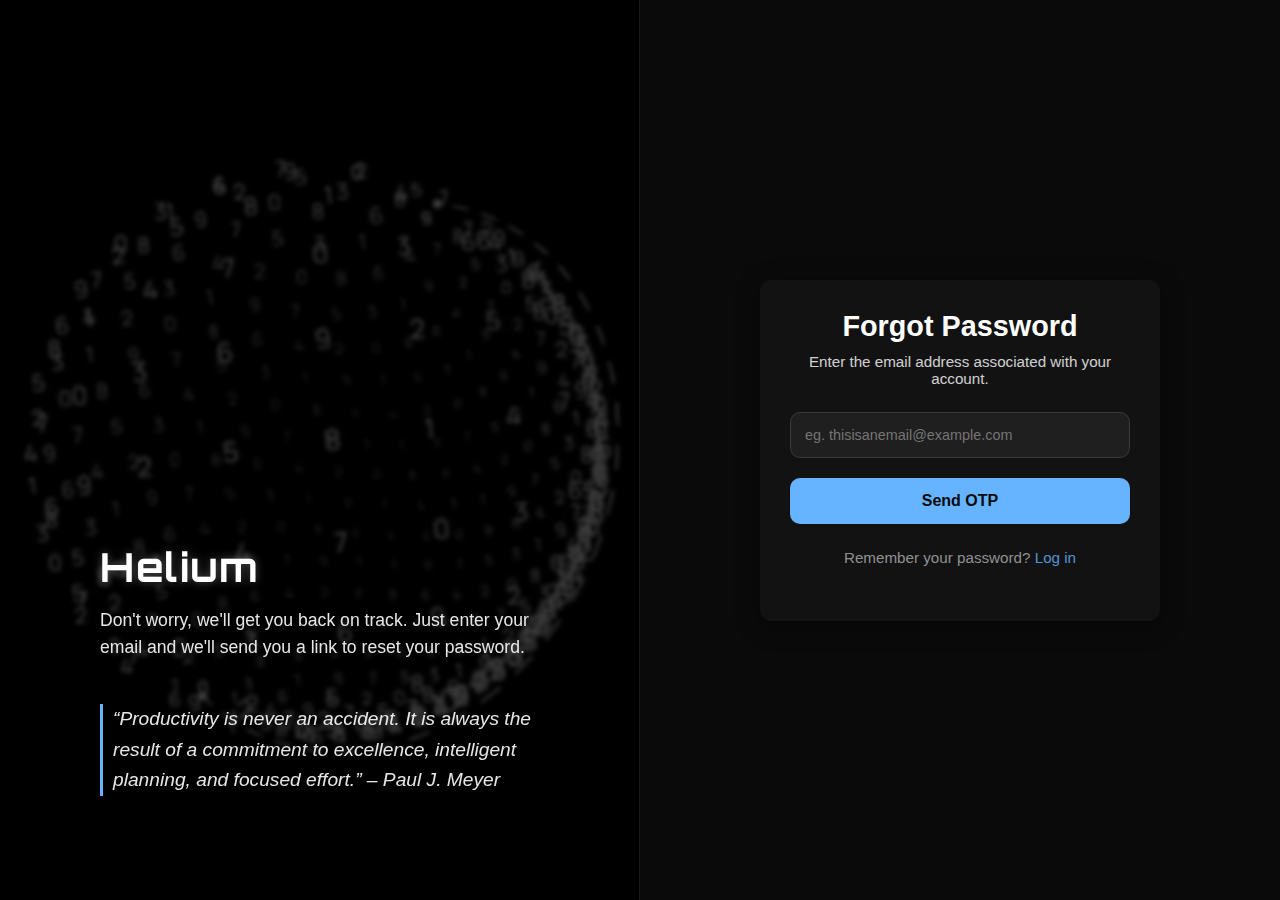
<file: frontend/html/forgot-password.html>
<!DOCTYPE html>
<html lang="en">
<head>
    <meta charset="UTF-8">
    <meta name="viewport" content="width=device-width, initial-scale=1.0">
    <title>Forgot Password</title>
    <link rel="stylesheet" href="../css/login-signup.css">
    <link rel="stylesheet" href="../css/forgot-password.css">
    <link rel="stylesheet" href="../css/global.css">
    <link href="https://fonts.cdnfonts.com/css/sf-pro-display" rel="stylesheet">
</head>
<body>
    <div class="container">
        <div class="left-panel">
            <video autoplay muted loop playsinline class="background-video">
                <source src="../assets/gifs/Numbers.mp4" type="video/mp4">
            </video>
            <div class="overlay">
                <h1 class="brand-title">Helium</h1>
                <p>Don't worry, we'll get you back on track. Just enter your email and we'll send you a link to reset your password.</p>
                <div class="quotes">
                    <span class="quote active">“Productivity is never an accident. It is always the result of a commitment to excellence, intelligent planning, and focused effort.” – Paul J. Meyer</span>
                    <span class="quote">“The key is not to prioritize what’s on your schedule, but to schedule your priorities.” – Stephen Covey</span>
                    <span class="quote">“The way to get started is to quit talking and begin doing.” – Walt Disney</span>
                </div>
            </div>
        </div>

        <div class="right-panel">
            <div class="form-wrapper">
                <div id="email-step">
                    <h2>Forgot Password</h2>
                    <p>Enter the email address associated with your account.</p>
                    <form id="email-form">
                        <input type="email" id="email-input" placeholder="eg. thisisanemail@example.com" required>
                        <button type="submit" class="signup-btn">Send OTP</button>
                    </form>
                    <p class="login-link">Remember your password? <a href="/login" class="otp-link">Log in</a></p>
                </div>

                <div id="otp-step" style="display:none;">
                    <h2>Enter OTP</h2>
                    <p id="otp-message">A 6-digit code has been sent to your email.</p>
                    <form id="otp-form">
                        <div class="otp-input-container">
                            <input type="text" class="otp-input" inputmode="numeric" maxlength="1" required>
                            <input type="text" class="otp-input" inputmode="numeric" maxlength="1" required>
                            <input type="text" class="otp-input" inputmode="numeric" maxlength="1" required>
                            <input type="text" class="otp-input" inputmode="numeric" maxlength="1" required>
                            <input type="text" class="otp-input" inputmode="numeric" maxlength="1" required>
                            <input type="text" class="otp-input" inputmode="numeric" maxlength="1" required>
                        </div>
                        <button type="submit" class="signup-btn">Verify OTP</button>
                    </form>
                    <p class="resend-link">Didn't receive the code? <a href="#" class="otp-link">Resend</a></p>
                </div>

                <div id="password-step" style="display:none;">
                    <h2>Reset Password</h2>
                    <p>Enter your new password below.</p>
                    <form id="password-form">
                        <div class="password-field">
                            <input type="password" id="new-password" placeholder="New Password" required>
                            <button type="button" class="password-toggle" onclick="togglePasswordVisibility('new-password')">
                                <img src="../assets/icons/eye open.svg" alt="Show Password" class="icon-eye">
                            </button>
                        </div>
                        <div class="password-field">
                            <input type="password" id="confirm-password" placeholder="Confirm Password" required>
                            <button type="button" class="password-toggle" onclick="togglePasswordVisibility('confirm-password')">
                                <img src="../assets/icons/eye open.svg" alt="Show Password" class="icon-eye">
                            </button>
                        </div>
                        <small>Must be at least 8 characters.</small>
                        <button type="submit" class="signup-btn">Change Password</button>
                    </form>
                </div>
            </div>
        </div>
    </div>
    <script src="../js/forgot-password.js"></script>
    <script src="../js/main.js"></script>
</body>
</html>
</file>
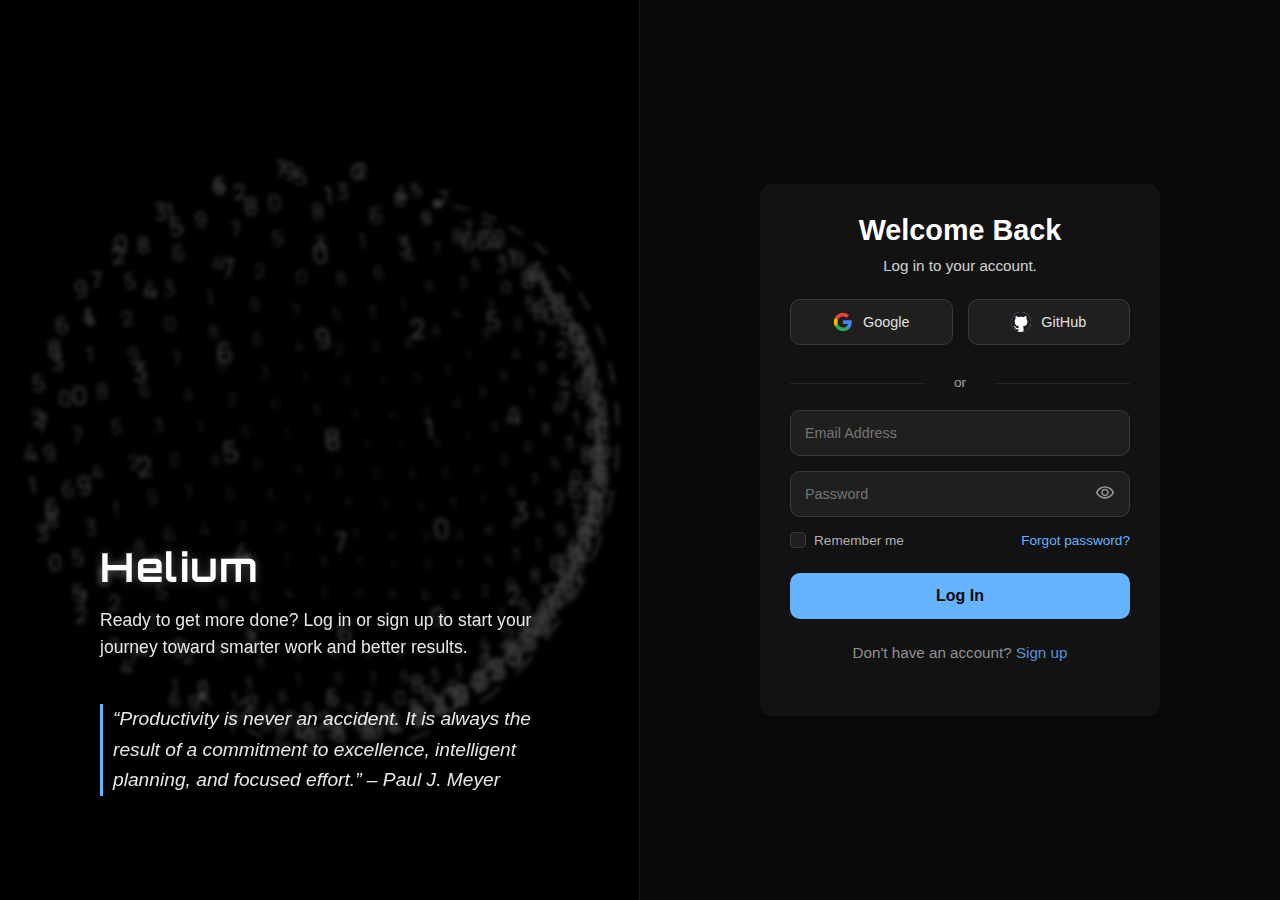
<file: frontend/html/login.html>
<!DOCTYPE html>
<html lang="en">
<head>
  <meta charset="UTF-8">
  <meta name="viewport" content="width=device-width, initial-scale=1.0">
  <title>Log In</title>
  <link rel="stylesheet" href="../css/login-signup.css">
  <link rel="stylesheet" href="../css/global.css">
  <link href="https://fonts.cdnfonts.com/css/sf-pro-display" rel="stylesheet">
</head>
<body>
  <div class="container">
    <div class="left-panel">
      <video autoplay muted loop playsinline class="background-video">
        <source src="../assets/gifs/Numbers.mp4" type="video/mp4">
      </video>

      <div class="overlay">
        <h1 class="brand-title">Helium</h1>
        <p>Ready to get more done? Log in or sign up to start your journey toward smarter work and better results.</p>
        <div class="quotes">
          <span class="quote active">“Productivity is never an accident. It is always the result of a commitment to excellence, intelligent planning, and focused effort.” – Paul J. Meyer</span>
          <span class="quote">“The key is not to prioritize what’s on your schedule, but to schedule your priorities.” – Stephen Covey</span>
          <span class="quote">“The most important thing in life is to stop saying 'I wish' and start saying 'I will.' Consider nothing impossible, then treat possibilities as probabilities.” – Charles Dickens</span>
          <span class="quote">“The way to get started is to quit talking and begin doing.” – Walt Disney</span>
          <span class="quote">“It's not enough to be busy, so are the ants. The question is, what are we busy about?” – Henry David Thoreau</span>
          <span class="quote">“Concentrate all your thoughts upon the work in hand. The sun's rays do not burn until brought to a focus.” – Alexander Graham Bell</span>
          <span class="quote">“Amateurs sit and wait for inspiration, the rest of us just get up and go to work.” – Stephen King</span>
          <span class="quote">“Until we can manage time, we can manage nothing else.” – Peter F. Drucker</span>
          <span class="quote">“Simplicity boils down to two things: identify the essential and eliminate the rest.” – Leo Babauta</span>
          <span class="quote">“The secret of getting ahead is getting started.” – Mark Twain</span>
          <span class="quote">“Start with the end in mind.” – Stephen Covey</span>
          <span class="quote">“You don’t have to see the whole staircase, just take the first step.” – Martin Luther King, Jr.</span>
          <span class="quote">“Success is the sum of small efforts, repeated day in and day out.” – Robert Collier</span>
          <span class="quote">“Efficiency is doing things right. Effectiveness is doing the right things.” – Peter F. Drucker</span>
          <span class="quote">“Procrastination is the thief of time.” – Edward Young</span>
          <span class="quote">“Lost time is never found again.” – Benjamin Franklin</span>
          <span class="quote">“If you want to be productive, you need to be realistic about how long things will take.” – Tim Ferriss</span>
          <span class="quote">“Doing less is the path of the productive.” – Ryan Holiday</span>
          <span class="quote">“Don’t confuse motion with action.” – Ernest Hemingway</span>
          <span class="quote">“The secret to productivity is a well-managed calendar.” – Daniel Levitin</span>
          <span class="quote">“He who is not courageous enough to take risks will accomplish nothing in life.” – Muhammad Ali</span>
          <span class="quote">“What gets measured gets managed.” – Peter F. Drucker</span>
          <span class="quote">“If you want to be more productive, start by getting more rest.” – Arianna Huffington</span>
          <span class="quote">“Most of what we call management consists of making it difficult for people to get their work done.” – Peter F. Drucker</span>
          <span class="quote">“The best way to predict the future is to create it.” – Peter F. Drucker</span>
          <span class="quote">“The three most important things for a productive life are rest, recovery, and reflection.” – Anonymous</span>
          <span class="quote">“Productivity is the deliberate, strategic investment of your time, talent, and energy in a way that generates significant returns.” – Michael Hyatt</span>
          <span class="quote">“The secret of change is to focus all of your energy not on fighting the old, but on building the new.” – Socrates</span>
          <span class="quote">“If you don't design your own life plan, chances are you'll fall into someone else's plan. And guess what they have planned for you? Not much.” – Jim Rohn</span>
          <span class="quote">“Don’t wait. The time will never be just right.” – Napoleon Hill</span>
          <span class="quote">“The difference between successful people and very successful people is that very successful people say ‘no’ to almost everything.” – Warren Buffett</span>
          <span class="quote">“The secret of success is to do the common things uncommonly well.” – John D. Rockefeller</span>
          <span class="quote">“There is no substitute for hard work.” – Thomas Edison</span>
          <span class="quote">“If you spend too much time thinking about a thing, you’ll never get it done.” – Bruce Lee</span>
          <span class="quote">“Productivity is being able to do things that you were never able to do before.” – Frank Herbert</span>
          <span class="quote">“The only place where success comes before work is in the dictionary.” – Vidal Sassoon</span>
          <span class="quote">“The key to productivity is to find and embrace your one true purpose.” – Michael Hyatt</span>
          <span class="quote">“The best way to increase your productivity is to stop doing things that don’t matter.” – Leo Babauta</span>
          <span class="quote">“The most effective way to do it, is to do it.” – Amelia Earhart</span>
          <span class="quote">“The productive person is an engaged person.” – Charles Duhigg</span>
          <span class="quote">“The single greatest waste in life is the failure to maximize your potential.” – T. Harv Eker</span>
          <span class="quote">“The secret to getting things done is to stop doing things that don't matter.” – James Clear</span>
          <span class="quote">“You are what you do, not what you say you'll do.” – C.G. Jung</span>
          <span class="quote">“Don't watch the clock; do what it does. Keep going.” – Sam Levenson</span>
          <span class="quote">“By failing to prepare, you are preparing to fail.” – Benjamin Franklin</span>
        </div>
      </div>
    </div>

    <div class="right-panel">
      <div class="form-wrapper">
        <h2>Welcome Back</h2>
        <p>Log in to your account.</p>

        <div class="social-login">
          <button class="google">
            <img src="../assets/logos/Google__G__logo.svg" alt="Google"> Google
          </button>
          <button class="github">
            <span class="icon-circle">
              <img src="../assets/logos/Octicons-mark-github.svg" alt="GitHub">
            </span>
            GitHub
          </button>
        </div>

        <div class="divider">or</div>

        <form id="login-form">
          <input type="email" id="login-email" placeholder="Email Address" required>
          <div class="password-field">
              <input type="password" id="login-password" placeholder="Password" required>
              <button type="button" class="password-toggle" onclick="togglePasswordVisibility('login-password')">
                <img src="../assets/icons/eye open.svg" alt="Show Password" class="icon-eye">
              </button>
          </div>
          <div class="options-group">
              <div class="remember-me">
                <input type="checkbox" id="remember-me">
                <label for="remember-me">Remember me</label>
              </div>
              <a href="/forgot-password" class="forgot-password">Forgot password?</a>
          </div>
          <button type="submit" class="signup-btn">Log In</button>
        </form>
        <p class="login-link">Don't have an account? <a href="/signup">Sign up</a></p>
      </div>
    </div>
  </div>
  <script src="../js/main.js"></script>
</body>
</html>
</file>
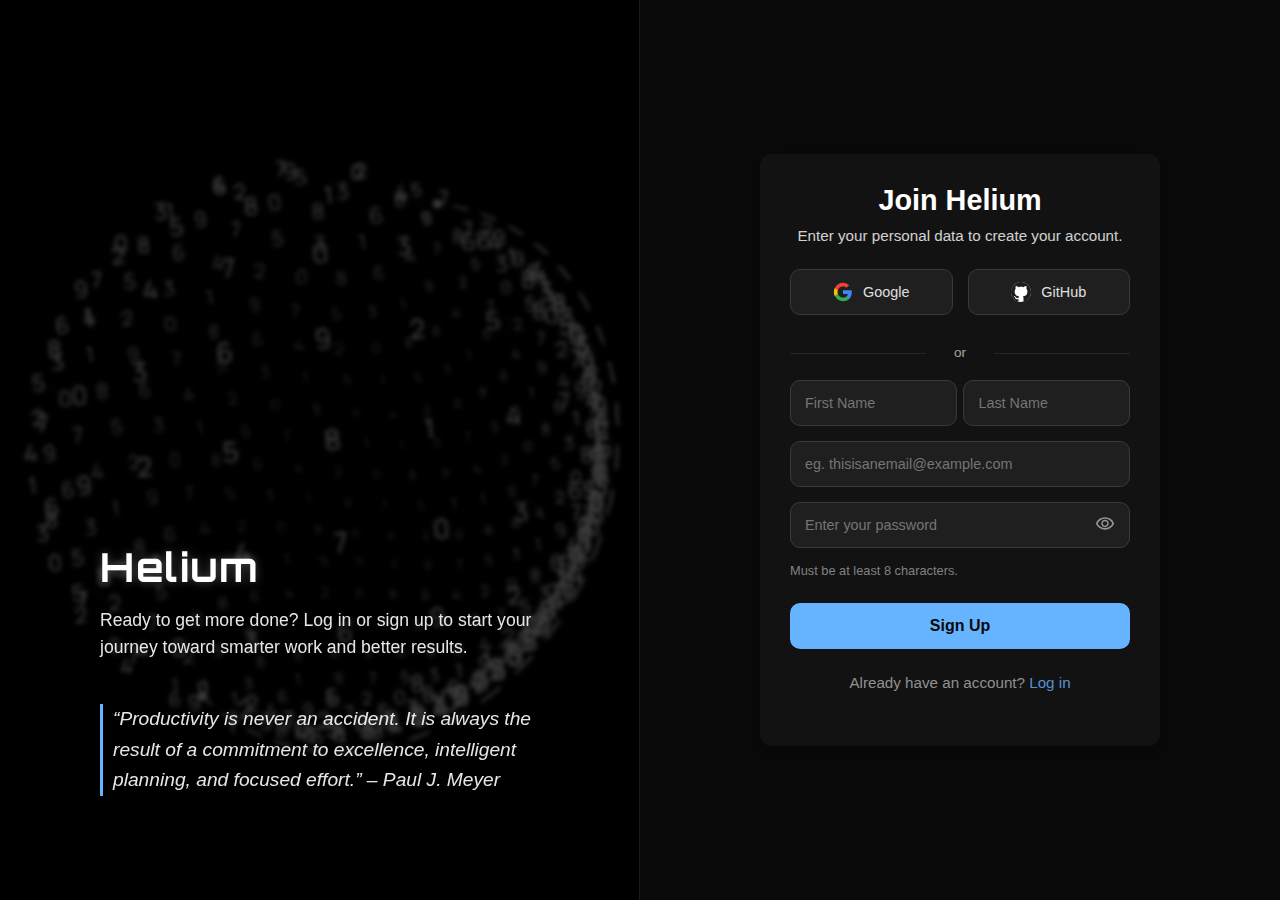
<file: frontend/html/sign-up.html>
<!DOCTYPE html>
<html lang="en">
<head>
  <meta charset="UTF-8">
  <meta name="viewport" content="width=device-width, initial-scale=1.0">
  <title>Sign Up</title>
  <link rel="stylesheet" href="../css/login-signup.css">
  <link rel="stylesheet" href="../css/global.css">
  <link href="https://fonts.cdnfonts.com/css/sf-pro-display" rel="stylesheet">
</head>
<body>
  <div class="container">
    <!-- Left Panel -->
    <div class="left-panel">
      <video autoplay muted loop playsinline class="background-video">
        <source src="../assets/gifs/Numbers.mp4" type="video/mp4">
      </video>

      <div class="overlay">
        <h1 class="brand-title">Helium</h1>
        <p>Ready to get more done? Log in or sign up to start your journey toward smarter work and better results.</p>
        <div class="quotes">
          <span class="quote active">“Productivity is never an accident. It is always the result of a commitment to excellence, intelligent planning, and focused effort.” – Paul J. Meyer</span>
          <span class="quote">“The key is not to prioritize what’s on your schedule, but to schedule your priorities.” – Stephen Covey</span>
          <span class="quote">“The most important thing in life is to stop saying 'I wish' and start saying 'I will.' Consider nothing impossible, then treat possibilities as probabilities.” – Charles Dickens</span>
          <span class="quote">“The way to get started is to quit talking and begin doing.” – Walt Disney</span>
          <span class="quote">“It's not enough to be busy, so are the ants. The question is, what are we busy about?” – Henry David Thoreau</span>
          <span class="quote">“Concentrate all your thoughts upon the work in hand. The sun's rays do not burn until brought to a focus.” – Alexander Graham Bell</span>
          <span class="quote">“Amateurs sit and wait for inspiration, the rest of us just get up and go to work.” – Stephen King</span>
          <span class="quote">“Until we can manage time, we can manage nothing else.” – Peter F. Drucker</span>
          <span class="quote">“Simplicity boils down to two things: identify the essential and eliminate the rest.” – Leo Babauta</span>
          <span class="quote">“The secret of getting ahead is getting started.” – Mark Twain</span>
          <span class="quote">“Start with the end in mind.” – Stephen Covey</span>
          <span class="quote">“You don’t have to see the whole staircase, just take the first step.” – Martin Luther King, Jr.</span>
          <span class="quote">“Success is the sum of small efforts, repeated day in and day out.” – Robert Collier</span>
          <span class="quote">“Efficiency is doing things right. Effectiveness is doing the right things.” – Peter F. Drucker</span>
          <span class="quote">“Procrastination is the thief of time.” – Edward Young</span>
          <span class="quote">“Lost time is never found again.” – Benjamin Franklin</span>
          <span class="quote">“If you want to be productive, you need to be realistic about how long things will take.” – Tim Ferriss</span>
          <span class="quote">“Doing less is the path of the productive.” – Ryan Holiday</span>
          <span class="quote">“Don’t confuse motion with action.” – Ernest Hemingway</span>
          <span class="quote">“The secret to productivity is a well-managed calendar.” – Daniel Levitin</span>
          <span class="quote">“He who is not courageous enough to take risks will accomplish nothing in life.” – Muhammad Ali</span>
          <span class="quote">“What gets measured gets managed.” – Peter F. Drucker</span>
          <span class="quote">“If you want to be more productive, start by getting more rest.” – Arianna Huffington</span>
          <span class="quote">“Most of what we call management consists of making it difficult for people to get their work done.” – Peter F. Drucker</span>
          <span class="quote">“The best way to predict the future is to create it.” – Peter F. Drucker</span>
          <span class="quote">“The three most important things for a productive life are rest, recovery, and reflection.” – Anonymous</span>
          <span class="quote">“Productivity is the deliberate, strategic investment of your time, talent, and energy in a way that generates significant returns.” – Michael Hyatt</span>
          <span class="quote">“The secret of change is to focus all of your energy not on fighting the old, but on building the new.” – Socrates</span>
          <span class="quote">“If you don't design your own life plan, chances are you'll fall into someone else's plan. And guess what they have planned for you? Not much.” – Jim Rohn</span>
          <span class="quote">“Don’t wait. The time will never be just right.” – Napoleon Hill</span>
          <span class="quote">“The difference between successful people and very successful people is that very successful people say ‘no’ to almost everything.” – Warren Buffett</span>
          <span class="quote">“The secret of success is to do the common things uncommonly well.” – John D. Rockefeller</span>
          <span class="quote">“There is no substitute for hard work.” – Thomas Edison</span>
          <span class="quote">“If you spend too much time thinking about a thing, you’ll never get it done.” – Bruce Lee</span>
          <span class="quote">“Productivity is being able to do things that you were never able to do before.” – Frank Herbert</span>
          <span class="quote">“The only place where success comes before work is in the dictionary.” – Vidal Sassoon</span>
          <span class="quote">“The key to productivity is to find and embrace your one true purpose.” – Michael Hyatt</span>
          <span class="quote">“The best way to increase your productivity is to stop doing things that don’t matter.” – Leo Babauta</span>
          <span class="quote">“The most effective way to do it, is to do it.” – Amelia Earhart</span>
          <span class="quote">“The productive person is an engaged person.” – Charles Duhigg</span>
          <span class="quote">“The single greatest waste in life is the failure to maximize your potential.” – T. Harv Eker</span>
          <span class="quote">“The secret to getting things done is to stop doing things that don't matter.” – James Clear</span>
          <span class="quote">“You are what you do, not what you say you'll do.” – C.G. Jung</span>
          <span class="quote">“Don't watch the clock; do what it does. Keep going.” – Sam Levenson</span>
          <span class="quote">“By failing to prepare, you are preparing to fail.” – Benjamin Franklin</span>
        </div>
      </div>
    </div>

    <!-- Right Panel -->
    <div class="right-panel">
      <div class="form-wrapper">
        <h2>Join Helium</h2>
        <p>Enter your personal data to create your account.</p>

        <div class="social-login">
          <button class="google">
            <img src="../assets/logos/Google__G__logo.svg" alt="Google"> Google
          </button>
          <button class="github">
            <span class="icon-circle">
              <img src="../assets/logos/Octicons-mark-github.svg" alt="GitHub">
            </span>
            GitHub
          </button>
        </div>

        <div class="divider">or</div>

        <form id="signup-form">
          <div class="input-group">
            <input type="text" id="signup-firstname" placeholder="First Name" required>
            <input type="text" id="signup-lastname" placeholder="Last Name">
          </div>
          <input type="email" id="signup-email" placeholder="eg. thisisanemail@example.com" required>
          <div class="password-field">
            <input type="password" id="signup-password" placeholder="Enter your password" required>
            <button type="button" class="password-toggle" onclick="togglePasswordVisibility('signup-password')">
              <img src="../assets/icons/eye open.svg" alt="Show Password" class="icon-eye">
            </button>
          </div>
          <small>Must be at least 8 characters.</small>
          <button type="submit" class="signup-btn">Sign Up</button>
        </form>

        <p class="login-link">Already have an account? <a href="/login">Log in</a></p>
      </div>
    </div>
  </div>
  <script src="../js/main.js"></script>
</body>
</html>
</file>
<file: frontend/css/login-signup.css>
/* General Styling */
* {
    margin: 0;
    padding: 0;
    box-sizing: border-box;
}

img, video {
    pointer-events: none;
}

body, html {
    width: 100%;
    height: 100%;
    background: #000;
    font-family: 'SF Pro Display', sans-serif;
    color: #fff;
}

.container {
    display: flex;
    width: 100%;
    height: 100vh;
}

/* Left Panel */
.left-panel {
    width: 50%;
    position: relative;
    display: flex;
    justify-content: flex-start;
    align-items: flex-end;
    padding: 50px;
    overflow: hidden;
    background: #000;
    border-right: 1px solid rgba(255, 255, 255, 0.1);
}

.background-video {
    position: absolute;
    top: 50%;
    left: 50%;
    transform: translate(-50%, -50%);
    min-width: 100%;
    min-height: 100%;
    object-fit: cover;
    z-index: 0;
    opacity: 0.25;
    filter: blur(2px);
}

.overlay {
    position: relative;
    z-index: 1;
    color: #fff;
    text-align: left;
    max-width: 500px;
    display: flex;
    flex-direction: column;
    justify-content: flex-end;
    height: 100%;
    padding-bottom: 50px;
    padding-left: 50px;
}

.overlay h1 {
    font-size: 2.5rem;
    font-weight: 700;
    letter-spacing: 0.1rem;
    margin-bottom: 15px;
    text-shadow: 0 0 10px rgba(255, 255, 255, 0.3);
}

.overlay p {
    font-size: 1.1rem;
    line-height: 1.5;
    margin-bottom: 40px;
    opacity: 0.9;
    font-weight: 300;
}

.quotes {
    position: relative;
    width: 100%;
    height: 100px;
    display: flex;
    align-items: center;
    justify-content: flex-start;
}

.quote {
    position: absolute;
    opacity: 0;
    font-size: 1.2rem;
    font-style: italic;
    font-weight: 400;
    line-height: 1.6;
    transition: opacity 1.5s ease-in-out, transform 1.5s ease-in-out;
    padding-left: 10px;
    border-left: 3px solid #66b3ff;
    color: rgba(255, 255, 255, 0.9);
}

.quote.active {
    opacity: 1;
    transform: translateY(0);
}

/* Right Panel */
.right-panel {
    width: 50%;
    background: #0a0a0a;
    color: #fff;
    display: flex;
    justify-content: center;
    align-items: center;
    padding: 50px;
}

.form-wrapper {
    width: 100%;
    max-width: 400px;
    padding: 30px;
    background: #121212;
    border-radius: 12px;
    box-shadow: 0 5px 25px rgba(0, 0, 0, 0.4);
}

.form-wrapper h2 {
    font-size: 1.8rem;
    margin-bottom: 10px;
    font-weight: 600;
    text-align: center;
}

.form-wrapper p {
    font-size: 0.95rem;
    margin-bottom: 25px;
    opacity: 0.8;
    text-align: center;
}

/* Social Buttons */
.social-login {
    display: flex;
    gap: 15px;
    margin-bottom: 30px;
}

.social-login button {
    flex: 1;
    padding: 12px;
    background: #1f1f1f;
    border: 1px solid #3a3a3a;
    color: #e0e0e0;
    border-radius: 10px;
    font-size: 0.9rem;
    cursor: pointer;
    display: flex;
    align-items: center;
    justify-content: center;
    gap: 10px;
    transition: background 0.3s ease, border-color 0.3s ease;
}

.social-login button:hover {
    background: #2b2b2b;
    border-color: #555;
}

.social-login button img {
    width: 20px;
    height: 20px;
}

.github .icon-circle {
    background: #fff;
    border-radius: 50%;
    display: flex;
    align-items: center;
    justify-content: center;
    width: 20px;
    height: 20px;
}

.divider {
    text-align: center;
    font-size: 0.85rem;
    opacity: 0.6;
    margin: 20px 0;
    position: relative;
}

.divider::before,
.divider::after {
    content: '';
    position: absolute;
    top: 50%;
    width: 40%;
    height: 1px;
    background: #333;
}

.divider::before {
    left: 0;
}

.divider::after {
    right: 0;
}

/* Form Fields */
form {
    display: flex;
    flex-direction: column;
}

.input-group {
    display: flex;
    justify-content: space-between;
    margin-bottom: 15px;
    width: 100%;
}

.input-group input {
    width: 49%;
    padding: 14px;
    background: #1f1f1f;
    border: 1px solid #3a3a3a;
    color: #e0e0e0;
    border-radius: 10px;
    font-size: 0.9rem;
    transition: border-color 0.3s ease, box-shadow 0.3s ease;
}

.input-group input:focus {
    border-color: #66b3ff;
    box-shadow: 0 0 0 2px rgba(102, 179, 255, 0.3);
    outline: none;
}

input[type="email"] {
    padding: 14px;
    background: #1f1f1f;
    border: 1px solid #3a3a3a;
    color: #e0e0e0;
    border-radius: 10px;
    font-size: 0.9rem;
    margin-bottom: 15px;
    transition: border-color 0.3s ease, box-shadow 0.3s ease;
}

input[type="email"]:focus {
    border-color: #66b3ff;
    box-shadow: 0 0 0 2px rgba(102, 179, 255, 0.3);
    outline: none;
}

small {
    font-size: 0.8rem;
    margin-bottom: 20px;
    opacity: 0.7;
    text-align: left;
    color: #b0b0b0;
}

/* Sign Up Button */
.signup-btn {
    background: #66b3ff;
    color: #0a0a0a;
    padding: 14px;
    border: none;
    border-radius: 10px;
    font-size: 1rem;
    font-weight: 700;
    cursor: pointer;
    transition: background 0.3s ease, transform 0.2s ease;
    margin-top: 5px;
}

.signup-btn:hover {
    background: #4da6ff;
    transform: translateY(-2px);
}

.login-link {
    margin-top: 25px;
    font-size: 0.9rem;
    text-align: center;
    color: #b0b0b0;
}

.login-link a {
    color: #66b3ff;
    text-decoration: none;
    font-weight: 500;
    transition: color 0.3s ease;
}

.login-link a:hover {
    color: #4da6ff;
    text-decoration: underline;
}

/* New CSS for Password Field and Toggle */
.password-field {
    position: relative;
    width: 100%;
    margin-bottom: 15px;
}

.password-field input {
    width: 100%;
    padding: 14px 45px 14px 14px; /* Consolidated padding values */
    background: #1f1f1f;
    border: 1px solid #3a3a3a;
    color: #e0e0e0;
    border-radius: 10px;
    font-size: 0.9rem;
    transition: border-color 0.3s ease, box-shadow 0.3s ease;
}

.password-field input:focus {
    border-color: #66b3ff;
    box-shadow: 0 0 0 2px rgba(102, 179, 255, 0.3);
    outline: none;
}

.password-toggle {
    position: absolute;
    right: 15px;
    top: 50%;
    transform: translateY(-50%);
    cursor: pointer;
    background: transparent;
    border: none;
    padding: 0;
    line-height: 1;
}

.password-toggle img {
    width: 20px;
    height: 20px;
    opacity: 0.6;
    transition: opacity 0.3s ease;
}

.password-toggle:hover img {
    opacity: 1;
}

.options-group {
    display: flex;
    justify-content: space-between;
    align-items: center;
    margin-bottom: 20px;
    font-size: 0.85rem;
}

.remember-me {
    display: flex;
    align-items: center;
    gap: 8px;
    color: #b0b0b0;
}

.remember-me input[type="checkbox"] {
    appearance: none;
    -webkit-appearance: none;
    width: 16px;
    height: 16px;
    background-color: #1f1f1f;
    border: 1px solid #3a3a3a;
    border-radius: 4px;
    cursor: pointer;
    position: relative;
}

.remember-me input[type="checkbox"]:checked {
    background-color: #66b3ff;
    border-color: #66b3ff;
}

.remember-me input[type="checkbox"]:checked::after {
    content: '';
    position: absolute;
    top: 50%;
    left: 50%;
    width: 6px;
    height: 12px;
    border: solid #0a0a0a;
    border-width: 0 2px 2px 0;
    transform: translate(-50%, -50%) rotate(45deg);
}

.forgot-password {
    color: #66b3ff;
    text-decoration: none;
    font-weight: 500;
}

.forgot-password:hover {
    text-decoration: underline;
}

/* === Mobile Layout (phones) === */
@media (max-width: 768px) {

    .overlay{
        display: none; /* hide left panel text overlay */
    }

    .container {
        flex-direction: column;
        height: 100vh;
        position: relative;
        overflow: hidden;
    }

    /* Left panel becomes background */
    .left-panel {
        width: 100%;
        height: 100%;
        position: absolute;
        top: 0;
        left: 0;
        padding: 0;
        border: none;
        z-index: 0;
    }

    .background-video {
        display: block;
        width: 100%;
        height: 100%;
        object-fit: cover;
        opacity: 0.25;
        filter: blur(2px);
    }

    .overlay {
        display: none; /* hide left panel text overlay */
    }

    /* Right panel login box */
    .right-panel {
        position: relative;
        width: 90%;
        max-width: 400px;
        margin: 0 auto;
        top: 50%;
        transform: translateY(-50%);
        background: #121212;
        border-radius: 12px;
        padding: 20px;
        z-index: 2;
        box-shadow: 0 5px 25px rgba(0,0,0,0.5);
    }

    .form-wrapper {
        width: 100%;
        padding: 20px;
        background: transparent; /* already handled by right-panel */
        box-shadow: none;
    }

    /* Quotes at bottom */
    .quotes {
        display: flex; /* override any previous display: none */
        position: fixed;
        bottom: 0;
        left: 0;
        width: 100%;
        height: auto;
        padding: 10px 20px;
        background: rgba(0,0,0,0.5);
        flex-direction: column;
        align-items: flex-start;
        overflow-x: hidden;
        z-index: 1;
    }

    .quote {
        position: static;
        opacity: 1;
        font-size: 0.85rem;
        border-left: 3px solid #66b3ff;
        padding-left: 8px;
        margin-bottom: 5px;
        transition: none;
    }

    /* Form adjustments */
    .form-wrapper h2 {
        font-size: 1.5rem;
        text-align: center;
    }

    .form-wrapper p {
        font-size: 0.9rem;
        text-align: center;
        margin-bottom: 15px;
    }

    input, .signup-btn, .social-login button {
        font-size: 0.9rem;
        padding: 10px;
    }

    .options-group {
        flex-direction: column;
        align-items: flex-start;
        gap: 8px;
    }
}
</file>
<file: frontend/css/forgot-password.css>
.otp-input-container {
    display: flex;
    justify-content: center;
    gap: 10px;
    margin: 20px 0;
}

.otp-input {
    width: 40px;
    height: 40px;
    text-align: center;
    font-size: 1.25rem;
    background: #1f1f1f;
    border: 1px solid #3a3a3a;
    color: #e0e0e0;
    border-radius: 8px;
    transition: all 0.3s ease;
    padding: 10px; /* same padding as second CSS form inputs */
}

.otp-input:focus {
    border-color: #66b3ff;
    box-shadow: 0 0 0 2px rgba(102, 179, 255, 0.3); /* match second CSS */
    outline: none;
}

.otp-link {
    color: #66b3ff;
    text-decoration: none;
    font-weight: 500;
    transition: color 0.3s ease;
}

.otp-link:hover {
    color: #4da6ff;
    text-decoration: underline;
}

.resend-link {
    text-align: center;
    margin-top: 10px;
    font-size: 0.9rem;
    color: #b0b0b0;
}
</file>
<file: frontend/css/global.css>
@import url('https://fonts.googleapis.com/css2?family=Orbitron:wght@400..900&display=swap');

* {
    margin: 0;
    padding: 0;
    box-sizing: border-box;
    font-family: 'SF Pro Display', -apple-system, BlinkMacSystemFont, 'Segoe UI', Roboto, Oxygen, Ubuntu, Cantarell, 'Helvetica Neue', sans-serif;
}

body {
    height: 100vh;
    overflow: hidden;
    background: #0a0a0a;
    display: flex;
    align-items: center;
    justify-content: center;
    position: relative;
}

.brand-title {
    font-family: Orbitron, sans-serif;
}
</file>
